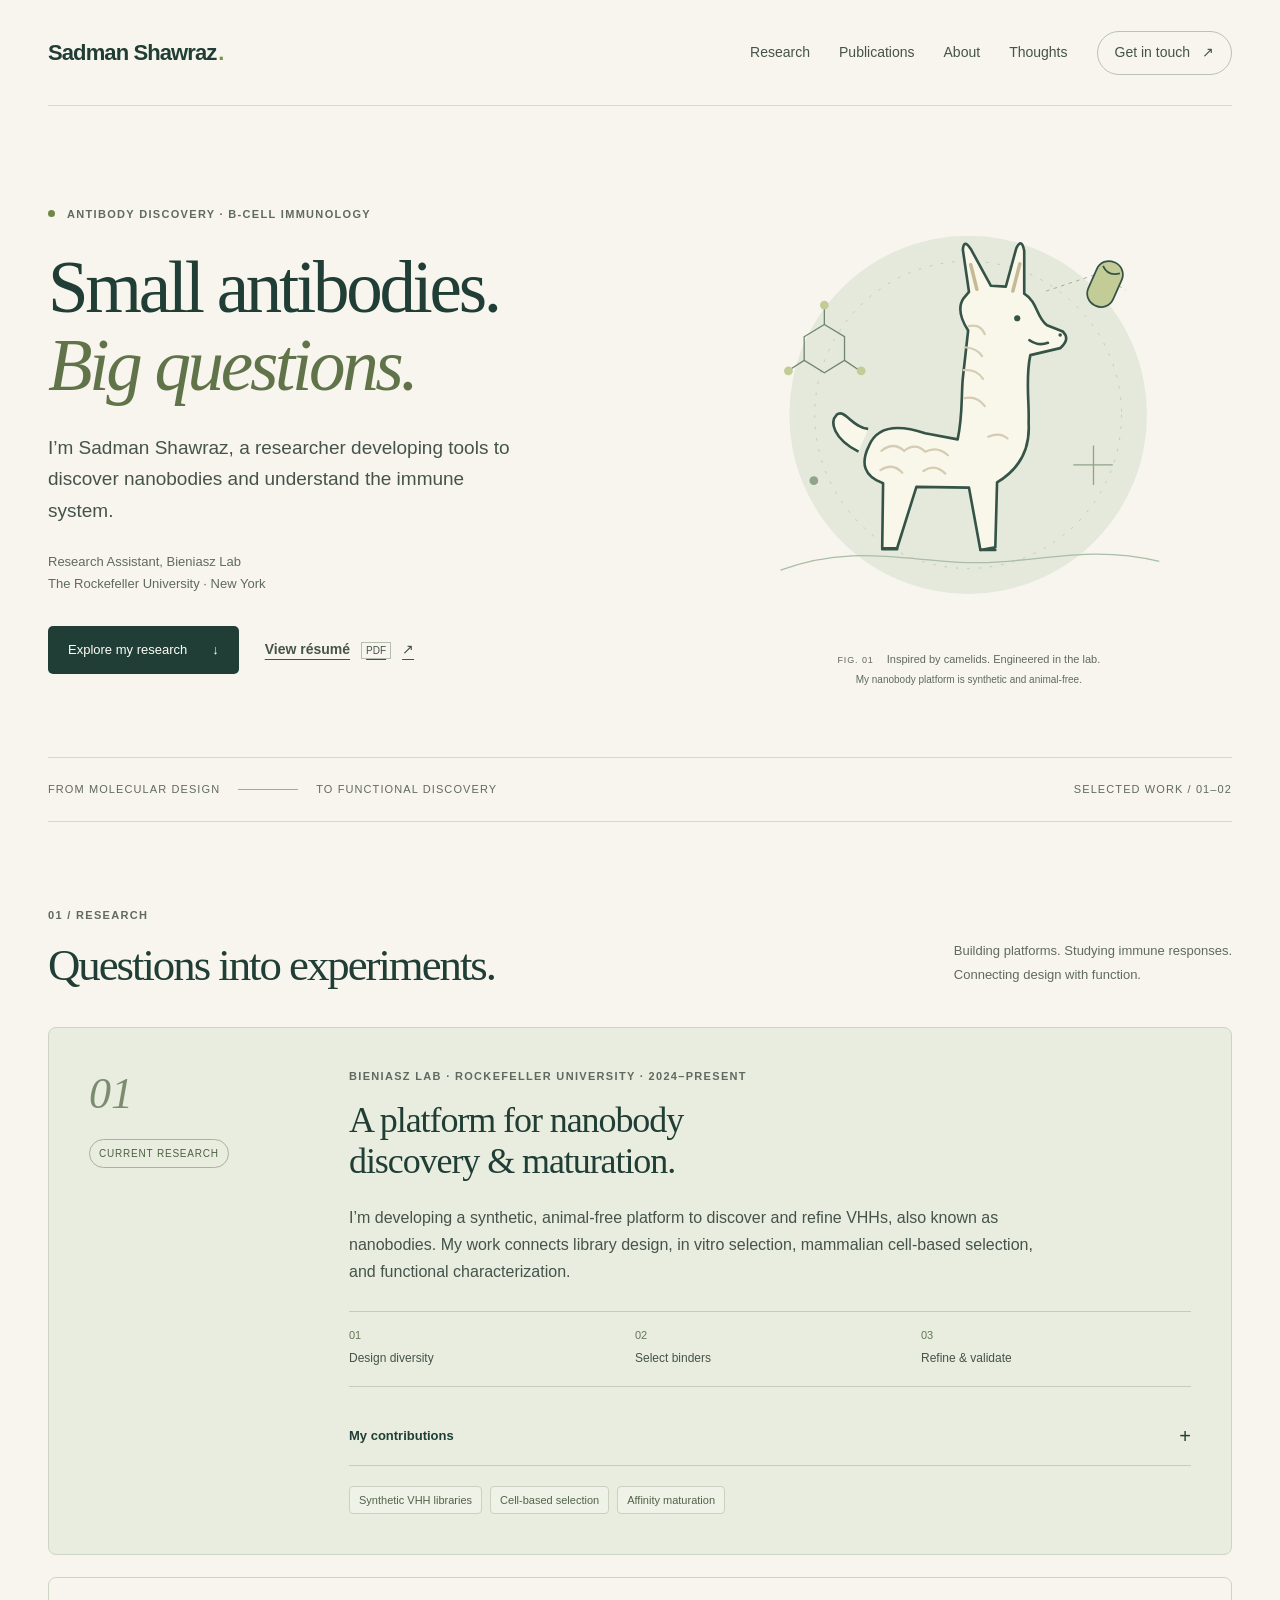
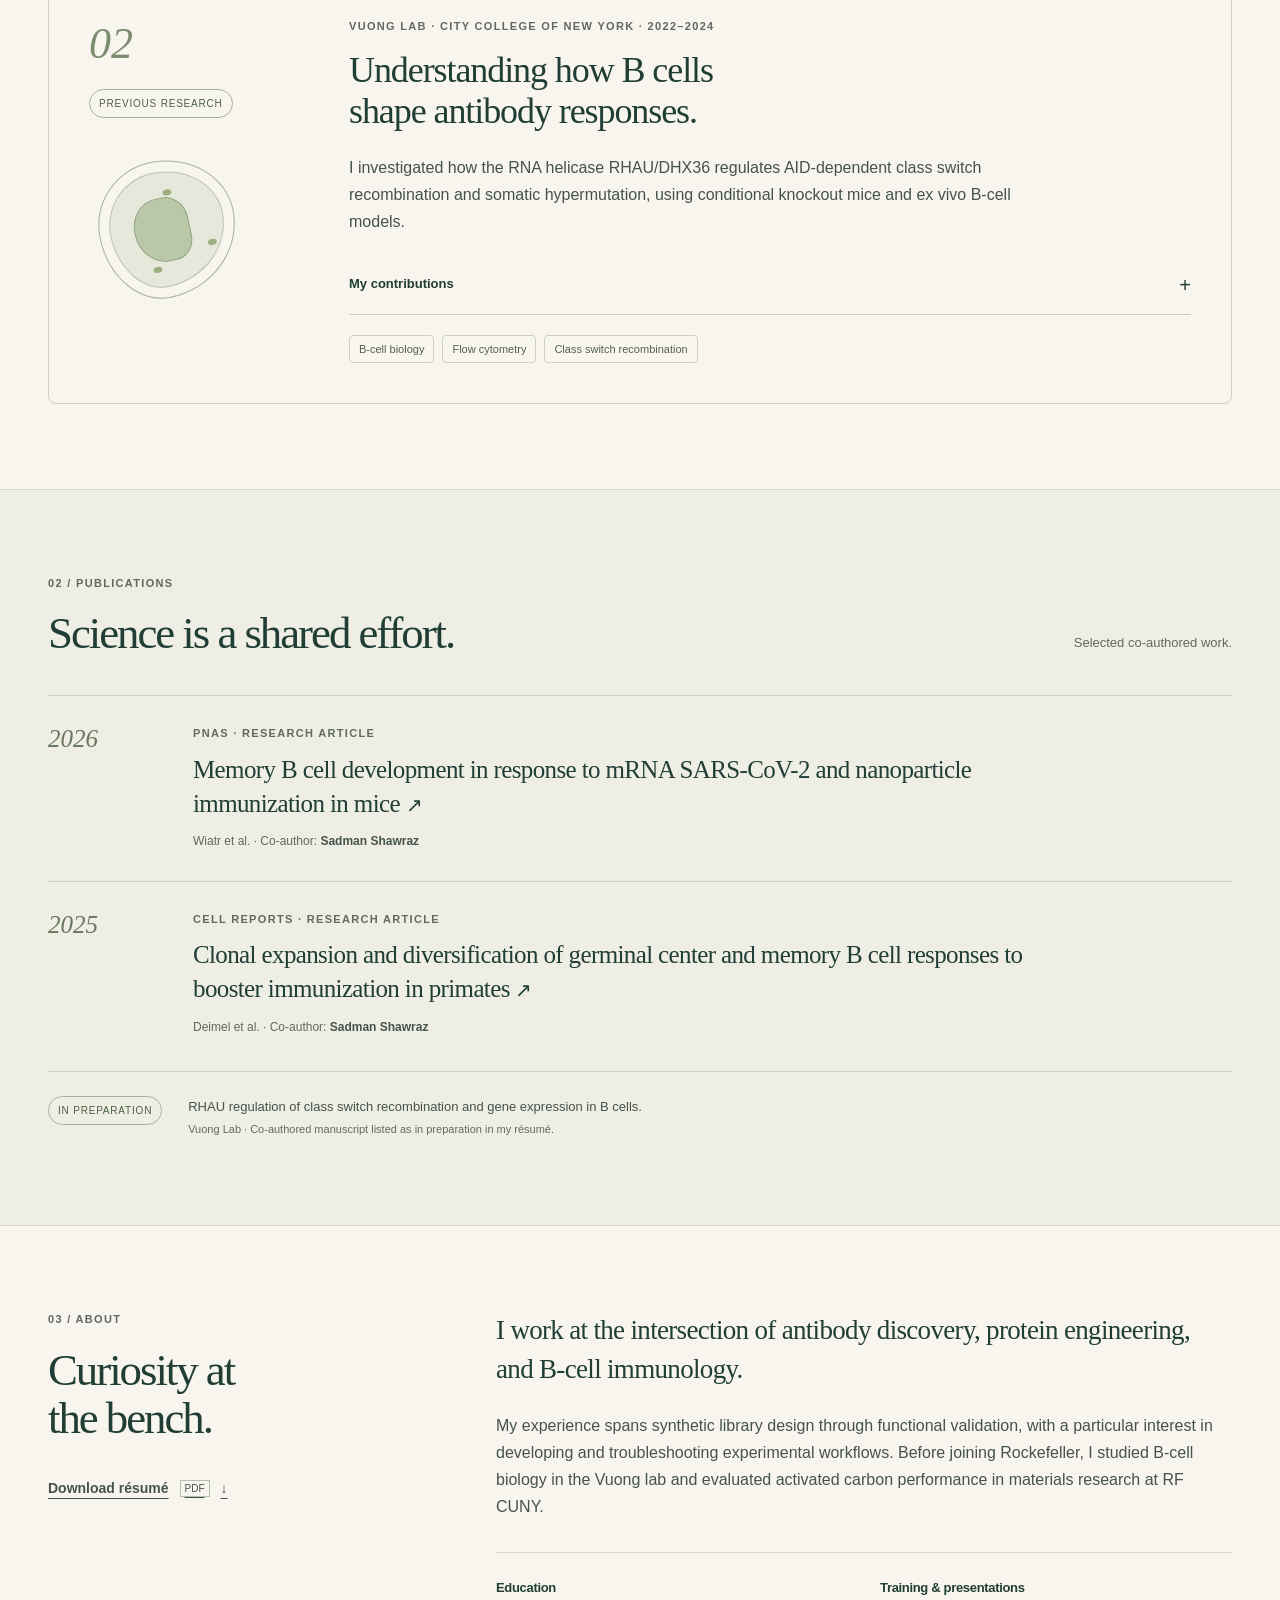
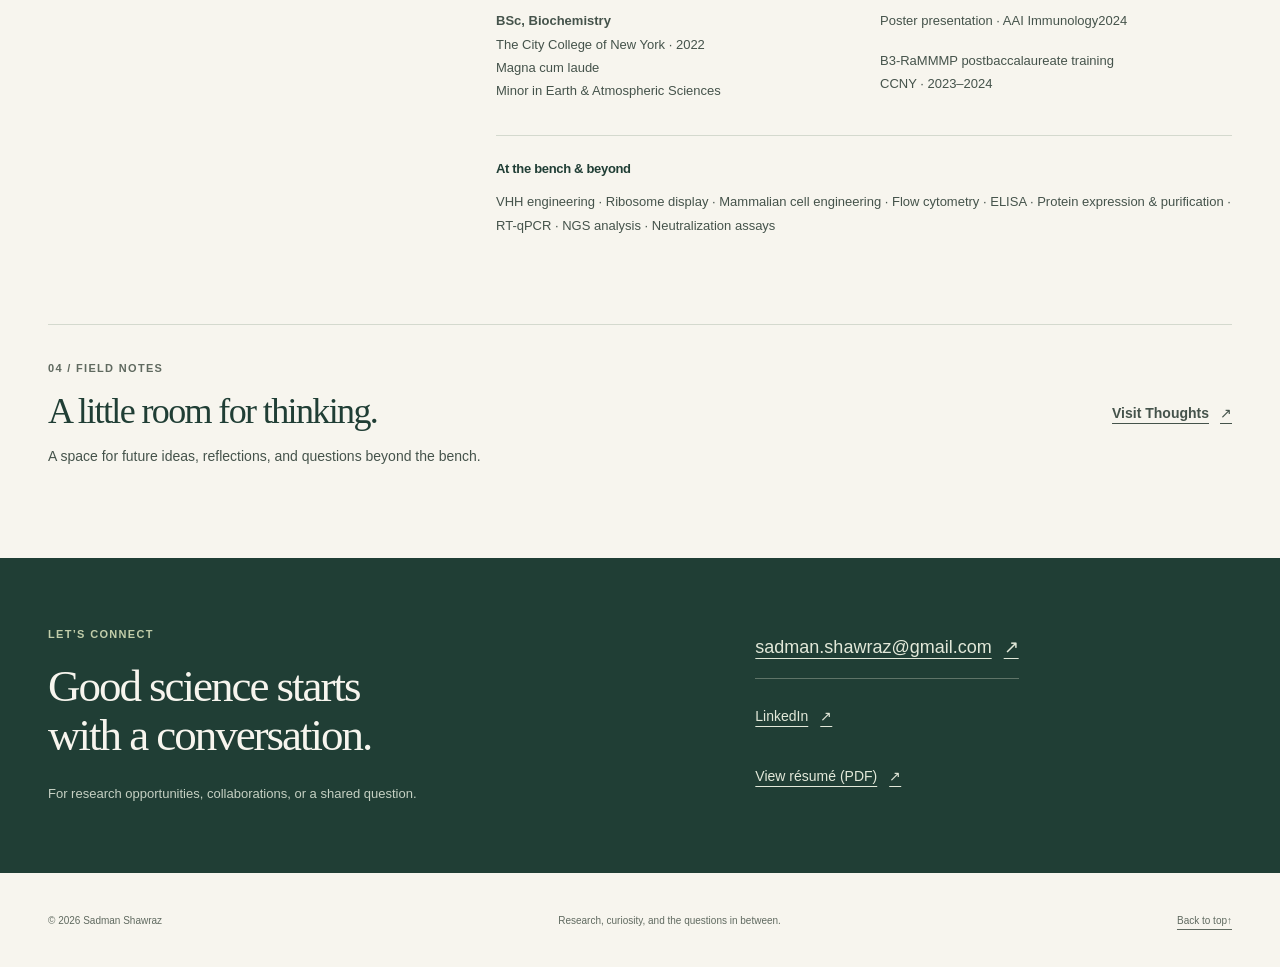
<file: index.html>
<!doctype html>
<html lang="en">
<head>
<meta charset="utf-8">
<meta name="viewport" content="width=device-width, initial-scale=1">
<title>Sadman Shawraz | Antibody discovery & B-cell immunology</title>
<meta name="description" content="Research Assistant at The Rockefeller University working on synthetic nanobody discovery, protein engineering, and B-cell immunology. Explore research, publications, and experience.">
<meta name="theme-color" content="#f7f5ee">
<meta property="og:title" content="Sadman Shawraz | Antibody discovery & B-cell immunology">
<meta property="og:description" content="Research Assistant at The Rockefeller University working on synthetic nanobody discovery, protein engineering, and B-cell immunology. Explore research, publications, and experience.">
<meta property="og:type" content="website">
<meta property="og:url" content="https://shawraz.com/">
<link rel="canonical" href="https://shawraz.com/">
<link rel="icon" type="image/svg+xml" href="assets/favicon.svg">
<link rel="stylesheet" href="assets/style.css">
</head>
<body>
<a class="skip-link" href="#main">Skip to content</a>
<header class="site-header wrap"><a class="wordmark" href="index.html" aria-label="Sadman Shawraz home">Sadman Shawraz<span class="wordmark-dot">.</span></a>
<nav aria-label="Main navigation"><a href="index.html#research">Research</a><a href="index.html#publications">Publications</a><a href="index.html#about">About</a><a href="thoughts.html">Thoughts</a><a class="nav-contact" href="index.html#contact">Get in touch <span aria-hidden="true">↗</span></a>
</nav>
</header>
<main id="main">
<section class="hero wrap" id="top" aria-labelledby="hero-heading">
<div class="hero-copy">
<p class="eyebrow"><span class="status-dot"></span> Antibody discovery · B-cell immunology</p>
<h1 id="hero-heading">Small antibodies.<br><em>Big questions.</em>
</h1>
<p class="hero-intro">I’m Sadman Shawraz, a researcher developing tools to discover nanobodies and understand the immune system.</p>
<p class="hero-affiliation">Research Assistant, Bieniasz Lab<br>The Rockefeller University · New York</p>
<div class="actions"><a class="button" href="#research">Explore my research <span aria-hidden="true">↓</span></a><a class="text-link" href="assets/Sadman-Shawraz-Resume.pdf">View résumé <span class="file-type">PDF</span> <span aria-hidden="true">↗</span></a>
</div>
</div>
<figure class="hero-art"><img src="assets/llama.svg" width="600" height="540" alt="An illustrated llama beside a stylized single-domain antibody.">
<figcaption><span class="figure-number">FIG. 01</span> Inspired by camelids. Engineered in the lab.<br><span class="caption-note">My nanobody platform is synthetic and animal-free.</span>
</figcaption>
</figure>
</section>
<div class="research-strip wrap"><span>From molecular design</span><span class="strip-line" aria-hidden="true"></span><span>to functional discovery</span><span class="strip-index">SELECTED WORK / 01–02</span>
</div>
<section class="section wrap" id="research" aria-labelledby="research-heading">
<div class="section-heading">
<div>
<p class="eyebrow">01 / Research</p>
<h2 id="research-heading">Questions into experiments.</h2>
</div>
<p>Building platforms. Studying immune responses.<br>Connecting design with function.</p>
</div>
<article class="project project-featured">
<div class="project-label"><span class="project-number">01</span><span class="pill">Current research</span>
</div>
<div class="project-content">
<p class="eyebrow">Bieniasz Lab · Rockefeller University · 2024–present</p>
<h3>A platform for nanobody<br class="desktop-break"> discovery &amp; maturation.</h3>
<p>I’m developing a synthetic, animal-free platform to discover and refine VHHs, also known as nanobodies. My work connects library design, in vitro selection, mammalian cell-based selection, and functional characterization.</p>
<div class="workflow" aria-label="Research workflow">
<div><span>01</span>Design diversity</div>
<div><span>02</span>Select binders</div>
<div><span>03</span>Refine &amp; validate</div>
</div>
<details>
<summary>My contributions <span aria-hidden="true">+</span>
</summary>
<div class="detail-content">
<ul>
<li>Designed and constructed diverse synthetic VHH libraries; enriched target-specific binders using ribosome display and affinity pulldown.</li>
<li>Engineered Ba/F3 and DHFR-knockout 293T selection systems that couple VHH–antigen recognition to cell survival.</li>
<li>Introduced targeted sequence variation using AID-T7-mediated mutagenesis and tracked enrichment with high-throughput sequencing.</li>
<li>Characterized antibody and nanobody function through protein-binding assays and SARS-CoV-2 pseudotyped virus neutralization.</li>
</ul>
</div>
</details>
<div class="tags"><span>Synthetic VHH libraries</span><span>Cell-based selection</span><span>Affinity maturation</span>
</div>
</div>
</article>
<article class="project project-secondary">
<div class="project-label"><span class="project-number">02</span><span class="pill">Previous research</span>
<div class="cell-art" aria-hidden="true">
<div class="cell-nucleus">
</div><i></i><i></i><i></i>
</div>
</div>
<div class="project-content">
<p class="eyebrow">Vuong Lab · City College of New York · 2022–2024</p>
<h3>Understanding how B cells<br class="desktop-break"> shape antibody responses.</h3>
<p>I investigated how the RNA helicase RHAU/DHX36 regulates AID-dependent class switch recombination and somatic hypermutation, using conditional knockout mice and ex vivo B-cell models.</p>
<details>
<summary>My contributions <span aria-hidden="true">+</span>
</summary>
<div class="detail-content">
<ul>
<li>Measured serum immunoglobulin responses following immunization and characterized class switching in purified B cells.</li>
<li>Quantified germline switch transcripts by RT-qPCR to study mechanisms underlying antibody diversification.</li>
<li>Immunophenotyped human PBMCs to characterize NK-cell exhaustion and B- and T-cell populations in chronic hepatitis B patients.</li>
</ul>
</div>
</details>
<div class="tags"><span>B-cell biology</span><span>Flow cytometry</span><span>Class switch recombination</span>
</div>
</div>
</article>
</section>
<section class="publications-section" id="publications" aria-labelledby="publications-heading">
<div class="wrap section">
<div class="section-heading">
<div>
<p class="eyebrow">02 / Publications</p>
<h2 id="publications-heading">Science is a shared effort.</h2>
</div>
<p>Selected co-authored work.</p>
</div>
<ol class="publication-list">
<li><span class="pub-year">2026</span>
<div>
<p class="eyebrow">PNAS · Research article</p>
<h3><a href="https://doi.org/10.1073/pnas.2527869123">Memory B cell development in response to mRNA SARS-CoV-2 and nanoparticle immunization in mice <span aria-hidden="true">↗</span></a>
</h3>
<p>Wiatr et al. · Co-author: <strong>Sadman Shawraz</strong>
</p>
</div>
</li>
<li><span class="pub-year">2025</span>
<div>
<p class="eyebrow">Cell Reports · Research article</p>
<h3><a href="https://doi.org/10.1016/j.celrep.2025.116142">Clonal expansion and diversification of germinal center and memory B cell responses to booster immunization in primates <span aria-hidden="true">↗</span></a>
</h3>
<p>Deimel et al. · Co-author: <strong>Sadman Shawraz</strong>
</p>
</div>
</li>
</ol>
<div class="manuscript"><span class="pill">In preparation</span>
<p>RHAU regulation of class switch recombination and gene expression in B cells.<br><span>Vuong Lab · Co-authored manuscript listed as in preparation in my résumé.</span>
</p>
</div>
</div>
</section>
<section class="section wrap about-section" id="about" aria-labelledby="about-heading">
<div>
<p class="eyebrow">03 / About</p>
<h2 id="about-heading">Curiosity at<br>the bench.</h2><a class="text-link" href="assets/Sadman-Shawraz-Resume.pdf" download>Download résumé <span class="file-type">PDF</span> <span aria-hidden="true">↓</span></a>
</div>
<div class="about-copy">
<p class="large-copy">I work at the intersection of antibody discovery, protein engineering, and B-cell immunology.</p>
<p>My experience spans synthetic library design through functional validation, with a particular interest in developing and troubleshooting experimental workflows. Before joining Rockefeller, I studied B-cell biology in the Vuong lab and evaluated activated carbon performance in materials research at RF CUNY.</p>
<div class="about-grid">
<div>
<h3>Education</h3>
<p><strong>BSc, Biochemistry</strong><br>The City College of New York · 2022<br>Magna cum laude<br>Minor in Earth &amp; Atmospheric Sciences</p>
</div>
<div>
<h3>Training &amp; presentations</h3>
<p>Poster presentation · AAI Immunology2024</p>
<p>B3-RaMMMP postbaccalaureate training<br>CCNY · 2023–2024</p>
</div>
</div>
<div class="expertise">
<h3>At the bench &amp; beyond</h3>
<p>VHH engineering · Ribosome display · Mammalian cell engineering · Flow cytometry · ELISA · Protein expression &amp; purification · RT-qPCR · NGS analysis · Neutralization assays</p>
</div>
</div>
</section>
<section class="thoughts-teaser wrap">
<div>
<p class="eyebrow">04 / Field notes</p>
<h2>A little room for thinking.</h2>
<p>A space for future ideas, reflections, and questions beyond the bench.</p>
</div><a class="text-link" href="thoughts.html">Visit Thoughts <span aria-hidden="true">↗</span></a>
</section>
<section class="contact-section" id="contact" aria-labelledby="contact-heading">
<div class="wrap contact-inner">
<div>
<p class="eyebrow">Let’s connect</p>
<h2 id="contact-heading">Good science starts<br>with a conversation.</h2>
<p>For research opportunities, collaborations, or a shared question.</p>
</div>
<div class="contact-links"><a class="email-link" href="mailto:sadman.shawraz@gmail.com">sadman.shawraz@gmail.com <span aria-hidden="true">↗</span></a><a href="https://www.linkedin.com/in/shawraz/">LinkedIn <span aria-hidden="true">↗</span></a><a href="assets/Sadman-Shawraz-Resume.pdf">View résumé (PDF) <span aria-hidden="true">↗</span></a>
</div>
</div>
</section>
</main>
<footer class="wrap site-footer">
<p>© 2026 Sadman Shawraz</p>
<p>Research, curiosity, and the questions in between.</p><a href="#top">Back to top <span aria-hidden="true">↑</span></a>
</footer></body></html>
</file>
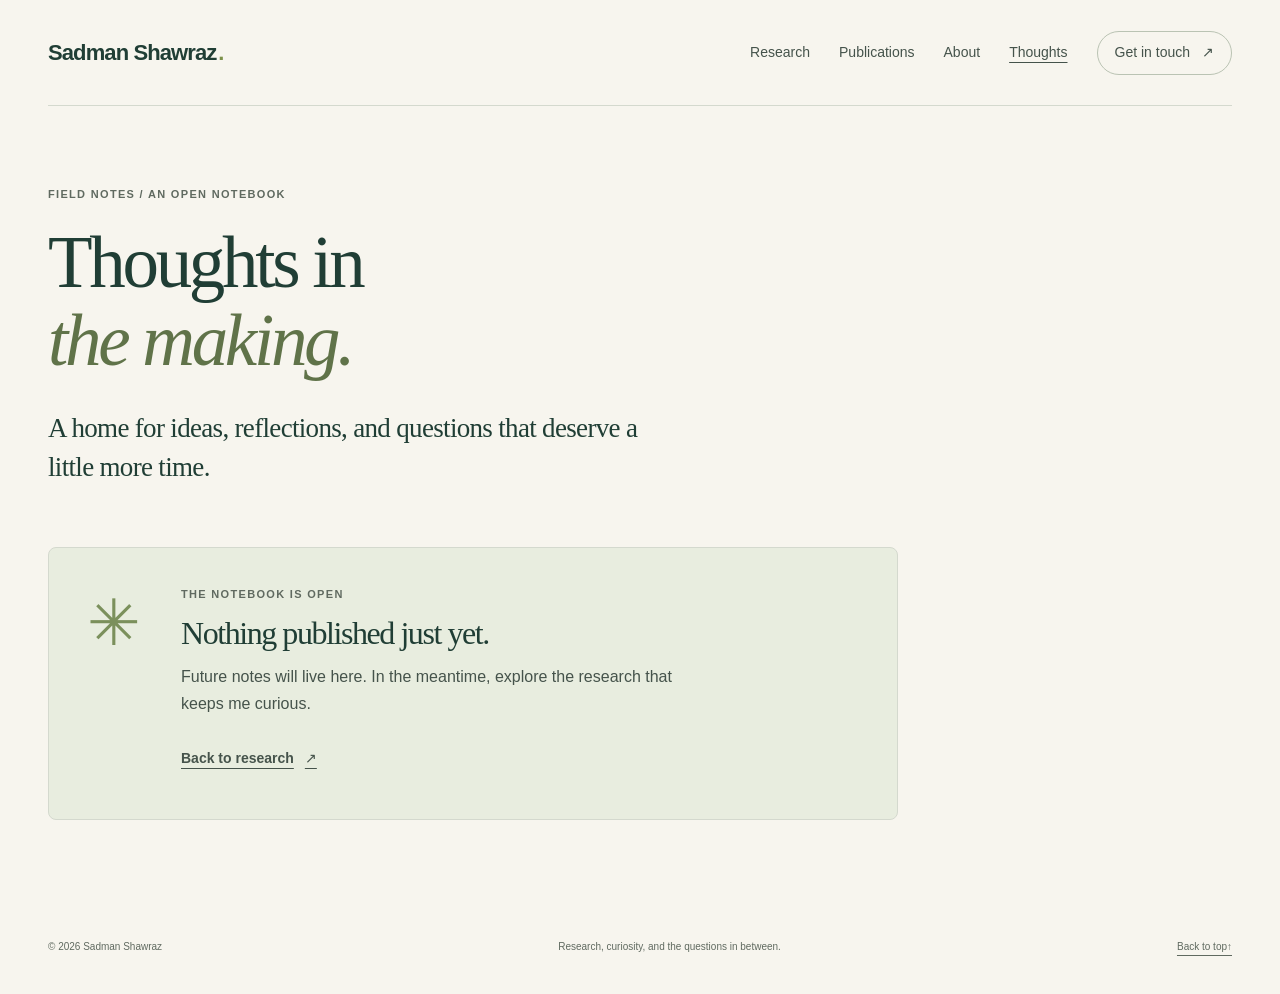
<file: thoughts.html>
<!doctype html>
<html lang="en">
<head>
<meta charset="utf-8">
<meta name="viewport" content="width=device-width, initial-scale=1">
<title>Thoughts | Sadman Shawraz</title>
<meta name="description" content="A space for ideas, reflections, and open questions from Sadman Shawraz.">
<meta name="theme-color" content="#f7f5ee">
<meta property="og:title" content="Thoughts | Sadman Shawraz">
<meta property="og:description" content="A space for ideas, reflections, and open questions from Sadman Shawraz.">
<meta property="og:type" content="website">
<meta property="og:url" content="https://shawraz.com/thoughts.html">
<link rel="canonical" href="https://shawraz.com/thoughts.html">
<link rel="icon" type="image/svg+xml" href="assets/favicon.svg">
<link rel="stylesheet" href="assets/style.css">
</head>
<body>
<a class="skip-link" href="#main">Skip to content</a>
<header class="site-header wrap"><a class="wordmark" href="index.html" aria-label="Sadman Shawraz home">Sadman Shawraz<span class="wordmark-dot">.</span></a>
<nav aria-label="Main navigation"><a href="index.html#research">Research</a><a href="index.html#publications">Publications</a><a href="index.html#about">About</a><a href="thoughts.html" aria-current="page">Thoughts</a><a class="nav-contact" href="index.html#contact">Get in touch <span aria-hidden="true">↗</span></a>
</nav>
</header>
<main id="main" class="wrap thoughts-main">
<section id="top" class="thoughts-header">
<p class="eyebrow">Field notes / An open notebook</p>
<h1>Thoughts in<br><em>the making.</em>
</h1>
<p class="large-copy">A home for ideas, reflections, and questions that deserve a little more time.</p>
</section>
<section class="empty-notebook" aria-labelledby="notebook-heading"><span class="notebook-mark" aria-hidden="true">✳</span>
<div>
<p class="eyebrow">The notebook is open</p>
<h2 id="notebook-heading">Nothing published just yet.</h2>
<p>Future notes will live here. In the meantime, explore the research that keeps me curious.</p><a class="text-link" href="index.html#research">Back to research <span aria-hidden="true">↗</span></a>
</div>
</section>
<!-- To publish a thought, replace the empty-notebook section with the article example in README.md. -->
</main>
<footer class="wrap site-footer">
<p>© 2026 Sadman Shawraz</p>
<p>Research, curiosity, and the questions in between.</p><a href="#top">Back to top <span aria-hidden="true">↑</span></a>
</footer></body></html>
</file>
<file: assets/style.css>
/* Edit the palette and sizing here. No build tools or external fonts required. */
:root{--paper:#f7f5ee;--ink:#203e35;--body:#45534b;--muted:#606a60;--line:#d4d9ce;--green:#e8eddf;--white:#fffef9;--accent:#acbb83;--serif:Georgia,"Times New Roman",serif;--sans:-apple-system,BlinkMacSystemFont,"Segoe UI",sans-serif}

*{box-sizing:border-box}
html{scroll-behavior:smooth;scroll-padding-top:28px}
body{margin:0;background:var(--paper);color:var(--body);font:16px/1.7 var(--sans);-webkit-font-smoothing:antialiased}
a{color:inherit;text-underline-offset:5px;text-decoration-thickness:1px}
a:hover{color:#122e22}
a:focus-visible,summary:focus-visible{outline:3px solid #536d2b;outline-offset:6px;border-radius:2px}
img{max-width:100%;display:block}
p,h1,h2,h3,figure{margin:0}
p+p{margin-top:16px}
h1,h2,h3{color:var(--ink);font-weight:400}
h1,h2{font-family:var(--serif);line-height:1.08;letter-spacing:-.045em}
h1{font-size:clamp(52px,5.7vw,82px)}
h1 em{font-weight:400;color:#607349}
h2{font-size:clamp(34px,3.5vw,49px)}
h3{line-height:1.3;letter-spacing:-.025em}
.wrap{width:min(1184px,calc(100% - 96px));margin-inline:auto}
.skip-link{position:absolute;top:-100px;left:20px;background:var(--ink);color:white;padding:12px 20px;z-index:10}
.skip-link:focus{top:12px;color:white}
.site-header{min-height:106px;display:flex;align-items:center;justify-content:space-between;border-bottom:1px solid var(--line);gap:24px}
.wordmark{text-decoration:none;font-size:22px;font-weight:650;letter-spacing:-.9px;color:var(--ink);white-space:nowrap}
.wordmark-dot{color:#7c914a;margin-left:2px}
nav{display:flex;gap:29px;align-items:center;font-size:14px}
nav a{text-decoration:none;padding-block:10px}
nav a:hover,nav a[aria-current]{text-decoration:underline}
nav .nav-contact{border:1px solid #bac3b3;border-radius:30px;padding:9px 17px}
.nav-contact span{margin-left:12px}
.hero{display:grid;grid-template-columns:1.2fr 1fr;align-items:center;gap:26px;padding-block:85px 68px}
.eyebrow{text-transform:uppercase;letter-spacing:.12em;font-size:11px;font-weight:650;line-height:1.6;color:var(--muted)}
.status-dot{display:inline-block;width:7px;height:7px;border-radius:100%;background:#728548;margin:0 8px 1px 0}
.hero h1{margin:25px 0 26px}
.hero-intro{font-size:19px;line-height:1.65;max-width:480px}
.hero-affiliation{font-size:13px;color:var(--muted);margin-top:25px;line-height:1.7}
.actions{display:flex;align-items:center;gap:26px;margin-top:31px}
.button{display:inline-flex;align-items:center;justify-content:center;gap:25px;background:var(--ink);color:var(--white);text-decoration:none;font-size:13px;border-radius:5px;padding:13px 20px;min-height:48px}
.button:hover{background:#315b49;color:white}
.text-link{display:inline-flex;gap:11px;align-items:center;min-height:44px;font-size:14px;font-weight:550}
.file-type{font:10px var(--sans);border:1px solid #b4beae;padding:2px 4px;text-decoration:none}
.hero-art{align-self:center;text-align:center}
.hero-art img{width:100%;height:auto}
.hero-art figcaption{font-size:11px;color:var(--muted);line-height:1.8;margin-top:-15px}
.figure-number{font-size:9px;margin-right:10px;letter-spacing:.1em}
.caption-note{color:var(--muted);font-size:10px}
.research-strip{display:flex;align-items:center;gap:18px;padding-block:22px;border-block:1px solid var(--line);font-size:11px;text-transform:uppercase;letter-spacing:.1em;color:var(--muted)}
.strip-line{height:1px;background:#a0ac98;width:60px}
.strip-index{margin-left:auto}
.section{padding-block:85px}
.section-heading{display:flex;justify-content:space-between;align-items:flex-end;gap:36px;margin-bottom:38px}
.section-heading h2{margin-top:16px}
.section-heading>p{font-size:13px;line-height:1.8;color:var(--muted);padding-bottom:3px}
.project{display:grid;grid-template-columns:220px 1fr;gap:40px;padding:40px;border:1px solid #ccd5c3;border-radius:8px}
.project-featured{background:var(--green)}
.project+.project{margin-top:22px}
.project-secondary{background:transparent}
.project-label{display:flex;align-items:flex-start;flex-direction:column;gap:20px}
.project-number{font:italic 44px var(--serif);color:#7d8c70}
.pill{font-size:10px;text-transform:uppercase;letter-spacing:.08em;border:1px solid #a7b498;padding:5px 9px;border-radius:24px;white-space:nowrap;color:#4c6042}
.project h3{font:36px/1.14 var(--serif);letter-spacing:-.03em;margin:14px 0 22px}
.project-content>p:not(.eyebrow){max-width:695px}
.workflow{display:grid;grid-template-columns:repeat(3,1fr);border-block:1px solid #c3ceba;margin:26px 0 12px;padding-block:17px;gap:16px;font-size:12px}
.workflow span{display:block;font:11px var(--sans);color:#657658;margin-bottom:7px}
.tags{display:flex;gap:8px;flex-wrap:wrap;margin-top:20px}
.tags span{font-size:11px;padding:4px 9px;border-radius:4px;background:#f7f8f166;border:1px solid #c9d2c1;color:#52624a}
details{margin-top:20px}
summary{display:flex;align-items:center;justify-content:space-between;cursor:pointer;list-style:none;padding:12px 0;border-bottom:1px solid #c5cdbf;font-size:13px;font-weight:600;color:var(--ink);gap:20px}
summary::-webkit-details-marker{display:none}
summary span{font-size:20px;font-weight:400;transition:transform .2s}
details[open] summary span{transform:rotate(45deg)}
.detail-content{font-size:14px}
.detail-content ul{padding-left:20px;margin:20px 0}
.detail-content li+li{margin-top:10px}
.cell-art{position:relative;width:137px;height:137px;background:#e5e8da;border:1px solid #aab89b;border-radius:47% 53% 58% 42% / 47% 46% 54% 53%;margin:22px 0 0 10px;box-shadow:inset 0 0 0 10px var(--paper),inset 0 0 0 11px #b9c4ab;transform:rotate(-12deg)}
.cell-nucleus{position:absolute;width:56px;height:64px;border:1px solid #91a480;background:#bac7a8;border-radius:55% 45% 39% 61%;left:34px;top:36px}
.cell-art i{position:absolute;width:9px;height:6px;background:#9caf83;border-radius:50%;top:29px;left:70px}
.cell-art i:nth-of-type(2){top:87px;left:104px}
.cell-art i:nth-of-type(3){top:103px;left:45px}
.publications-section{background:#eeeee4;border-block:1px solid var(--line)}
.publication-list{list-style:none;margin:0;padding:0}
.publication-list li{display:grid;grid-template-columns:110px 1fr;gap:35px;padding:29px 0;border-top:1px solid #cbd0c2}
.pub-year{font:italic 25px var(--serif);color:#69775e}
.publication-list h3{font:25px/1.35 var(--serif);max-width:900px;margin:10px 0 11px}
.publication-list h3 a{text-decoration:none}
.publication-list h3 a:hover{text-decoration:underline}
.publication-list h3 span{font:20px var(--sans);white-space:nowrap}
.publication-list p:not(.eyebrow){font-size:12px;color:var(--muted)}
.publication-list strong{font-weight:600;color:var(--body)}
.manuscript{display:flex;align-items:flex-start;gap:26px;border-top:1px solid #cbd0c2;padding-top:24px;margin-top:5px}
.manuscript p{font-size:13px}
.manuscript p span{font-size:11px;color:var(--muted)}
.about-section{display:grid;grid-template-columns:1fr 2fr;gap:80px}
.about-section h2{margin:17px 0 24px}
.large-copy{font:27px/1.45 var(--serif);color:var(--ink);letter-spacing:-.025em}
.about-copy>p+p{margin-top:22px}
.about-grid{display:grid;grid-template-columns:1fr 1fr;gap:32px;margin:32px 0;padding-top:27px;border-top:1px solid var(--line)}
.about-grid h3,.expertise h3{font-size:13px;font-weight:650;margin-bottom:12px}
.about-grid p{font-size:13px;line-height:1.8}
.about-grid strong{font-weight:600}
.expertise{border-top:1px solid var(--line);padding-top:25px}
.expertise p{font-size:13px;line-height:1.9}
.thoughts-teaser{display:flex;align-items:center;justify-content:space-between;gap:25px;padding:35px 0 50px;border-top:1px solid var(--line);margin-bottom:40px}
.thoughts-teaser h2{font-size:36px;margin:14px 0}
.thoughts-teaser p:not(.eyebrow){font-size:14px}
.thoughts-teaser .text-link{white-space:nowrap}
.contact-section{background:var(--ink);color:#e2e8d9}
.contact-inner{padding-block:68px;display:grid;grid-template-columns:1.4fr 1fr;align-items:center;gap:40px}
.contact-section .eyebrow{color:#c1cdaa}
.contact-section h2{color:var(--paper);font-size:45px;margin:18px 0 24px}
.contact-section p:not(.eyebrow){font-size:13px;color:#c5d0c3}
.contact-links{display:flex;align-items:flex-start;flex-direction:column;gap:16px;font-size:14px}
.contact-links a{min-height:28px}
.contact-links a:hover{color:white}
.contact-links a:focus-visible{outline-color:#d4e5ad}
.contact-links span{margin-left:12px}
.contact-links .email-link{font-size:18px;padding-bottom:15px;border-bottom:1px solid #5f7468;overflow-wrap:anywhere}
.site-footer{display:flex;justify-content:space-between;align-items:center;gap:20px;padding-block:25px;font-size:10px;color:var(--muted)}
.site-footer p+p{margin:0}
.site-footer a{padding-block:10px}
.thoughts-main{min-height:calc(100vh - 190px);padding-block:80px}
.thoughts-header{max-width:740px}
.thoughts-header h1{margin:20px 0 28px}
.thoughts-header .large-copy{max-width:600px}
.empty-notebook{margin-top:60px;padding:38px;border:1px solid var(--line);border-radius:8px;display:flex;gap:40px;background:var(--green);max-width:850px}
.notebook-mark{font:64px var(--serif);color:#7b905c}
.empty-notebook h2{font-size:32px;margin:12px 0}
.empty-notebook p:not(.eyebrow){max-width:500px}
.empty-notebook .text-link{margin-top:20px}
.thought-entry{max-width:760px;border-top:1px solid var(--line);margin-top:50px;padding-top:30px}
.thought-entry h2{font-size:34px;margin:15px 0 22px}
.thought-entry time{font-size:13px;color:var(--muted)}

@media(min-width:1450px){.hero{padding-block:100px 85px}
}

@media(max-width:1000px){.wrap{width:calc(100% - 56px)}
nav{gap:18px}
.project{grid-template-columns:155px 1fr;gap:25px;padding:30px}
.project h3{font-size:32px}
.hero{gap:0}
.hero-intro{font-size:17px}
.actions{gap:16px}
.about-section{gap:40px}
.contact-links .email-link{font-size:16px}
.desktop-break{display:none}
.section-heading>p{max-width:240px}
.strip-index{display:none}
}

@media(max-width:760px){.site-header{flex-direction:column;align-items:flex-start;gap:10px;padding-block:20px;min-height:0}
.wordmark{font-size:23px}
nav{width:100%;justify-content:space-between;gap:10px;font-size:12px}
nav .nav-contact{border:0;padding:10px 0}
.nav-contact span{display:none}
.hero{grid-template-columns:1fr;padding:48px 0 37px}
.hero-copy{max-width:560px}
.hero h1{font-size:clamp(49px,9vw,70px);margin:20px 0}
.hero-intro{font-size:18px}
.hero-art{max-width:390px;justify-self:center;margin-top:25px}
.hero-art figcaption{margin-top:-20px}
.hero-art img{max-height:335px}
.section{padding-block:52px}
.section-heading{display:block;margin-bottom:26px}
.section-heading>p{margin-top:20px;max-width:none}
.section-heading h2{font-size:37px}
.project{grid-template-columns:1fr;gap:21px;padding:25px}
.project-label{flex-direction:row;align-items:center;gap:20px}
.project-number{font-size:32px}
.cell-art{display:none}
.project h3{font-size:32px}
.project-content>p:not(.eyebrow){font-size:15px}
.project-content .eyebrow{font-size:10px}
.workflow{font-size:11px;gap:9px}
.research-strip{font-size:9px;gap:12px}
.strip-line{width:30px}
.publication-list li{grid-template-columns:48px 1fr;gap:15px;padding-block:24px}
.publication-list h3{font-size:23px}
.pub-year{font-size:20px}
.manuscript{display:block}
.manuscript p{margin-top:13px}
.about-section{grid-template-columns:1fr;gap:25px}
.about-section h2 br{display:none}
.about-section h2{margin-bottom:15px}
.large-copy{font-size:25px}
.about-grid{gap:24px}
.thoughts-teaser{display:block;padding-top:30px;margin-bottom:20px}
.thoughts-teaser .text-link{margin-top:15px}
.contact-inner{grid-template-columns:1fr;gap:32px;padding-block:45px}
.contact-section h2{font-size:39px}
.contact-links .email-link{font-size:17px}
.site-footer{flex-wrap:wrap;gap:10px;font-size:10px}
.site-footer p:nth-child(2){display:none}
.thoughts-main{padding-block:45px}
.empty-notebook{margin-top:40px;padding:26px;gap:20px}
.notebook-mark{font-size:38px}
.empty-notebook h2{font-size:28px}
}

@media(max-width:390px){.wrap{width:calc(100% - 36px)}
nav{font-size:11px;gap:8px}
.actions{gap:16px;flex-wrap:wrap}
.button{padding-inline:16px}
.hero h1{font-size:47px}
.eyebrow{font-size:10px}
.project{padding:20px}
.about-grid{grid-template-columns:1fr}
.empty-notebook{display:block}
.notebook-mark{display:block;margin-bottom:16px}
}

@media(prefers-reduced-motion:reduce){html{scroll-behavior:auto}
*,*::before,*::after{transition:none!important}
}

@media print{body{background:white;color:black;font-size:11pt}
.wrap{width:100%}
.site-header nav,.hero-art,.thoughts-teaser,.site-footer,.actions,.research-strip,.cell-art{display:none}
.site-header{min-height:50px}
.hero,.section{padding-block:25px}
.hero,.about-section,.contact-inner{display:block}
h1{font-size:36pt}
h2{font-size:25pt}
.project{display:block;padding:20px;margin-top:20px;break-inside:avoid}
.project-label{flex-direction:row;margin-bottom:15px}
.contact-section{background:white;color:black}
.contact-section h2,.contact-section .eyebrow,.contact-section p:not(.eyebrow){color:black}
.contact-inner{padding:25px 0}
.publications-section{background:white}
.publication-list li{break-inside:avoid}
.contact-links{margin-top:15px}
.hero-affiliation{margin-top:10px}
}

/* Keep navigation and contact targets comfortable on touchscreens. */
nav a{min-height:44px;display:inline-flex;align-items:center}

.contact-links a,.site-footer a{min-height:44px;display:inline-flex;align-items:center}

.hero-copy,.project-content,.about-copy{min-width:0}
</file>
